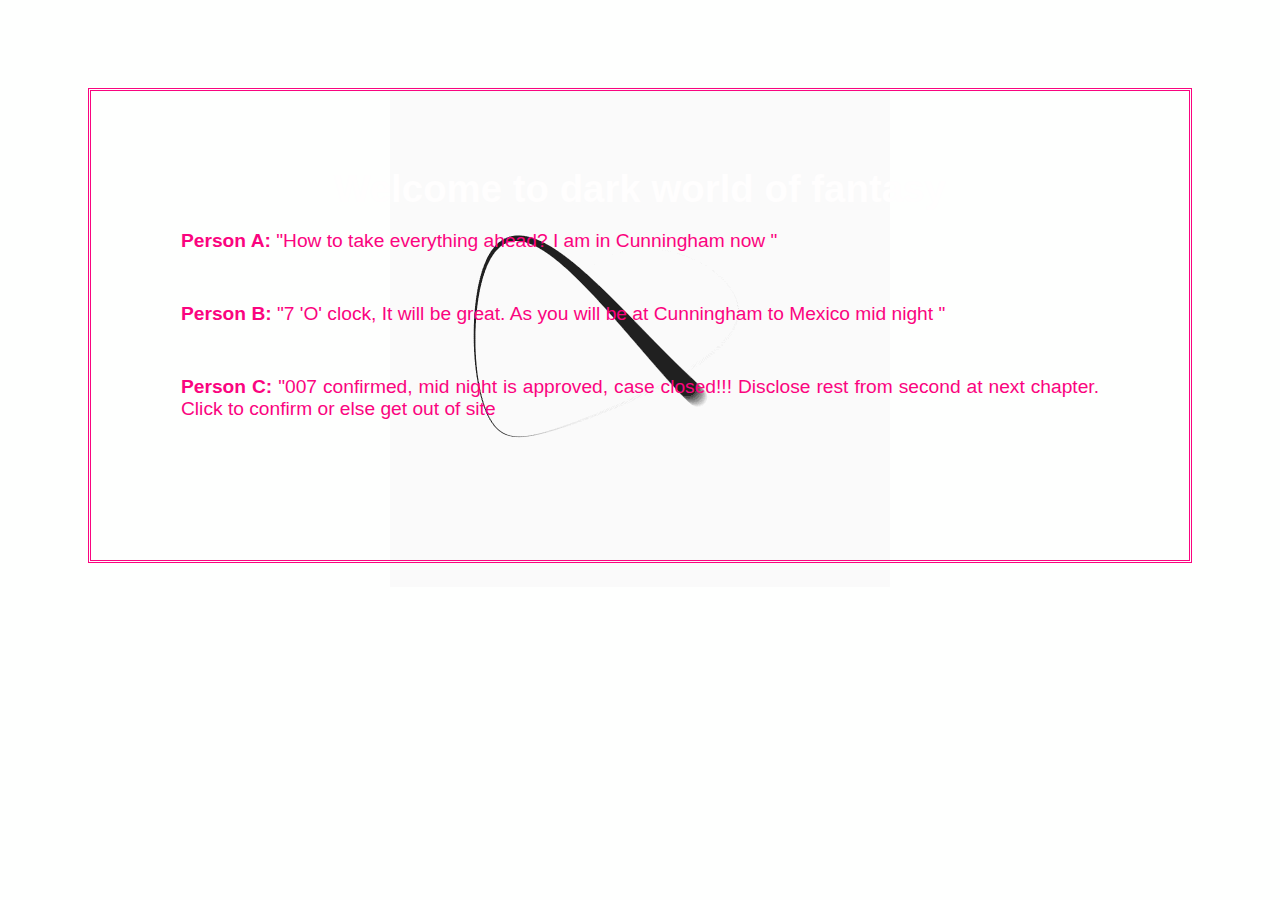
<file: index.html>
<!DOCTYPE html>
<html lang="en">

<head>
    <meta charset="UTF-8">
    <meta name="viewport" content="width=device-width, initial-scale=1.0">
    <link rel="stylesheet" href="style.css">


    </div>

    <title>AUTOMATIC AUDIO BOX</title>
   <audio controls autoplay unmuted loop hidden>
        <source src= "x-files.mp3" type = "audio/mp3" />Your browser does not support the audio element.</audio>
    <!--https://www.tutorialspoint.com/html/html_audio_element.htm
    ---
    https://developer.mozilla.org/en-US/docs/Web/Media/Autoplay_guide -->

</head>
<!--https://www.w3schools.com/tags/tryit.asp?filename=tryhtml5_av_met_load-->

<body background="twin.gif">

    <a href="image.html">

        <div class="one ">
            <h1>Welcome to dark world of fantasy</h1>
            <!--     <img class="img1 " src="giphy1.gif " alt="Not Available ">
             https://www.shiksha.com/online-courses/articles/how-to-add-background-image-in-html/-->
            <p><b>Person A: </b>"How to take everything ahead? I am in Cunningham now "</p><br>
            <p><b>Person B: </b>"7 'O' clock, It will be great. As you will be at Cunningham to Mexico mid night "</p><br>
            <p><b>Person C: </b>"007 confirmed, mid night is approved, case closed!!! Disclose rest from second at next chapter. Click to confirm or else get out of site</p>
        </div>
        <div class="overlay ">

        </div>

    </a>
</body>

<!--https://www.geeksforgeeks.org/how-to-make-the-background-of-a-div-clickable-in-html/
https://www.w3schools.com/howto/tryit.asp?filename=tryhow_css_image_overlay_fade-->

</html>
</file>
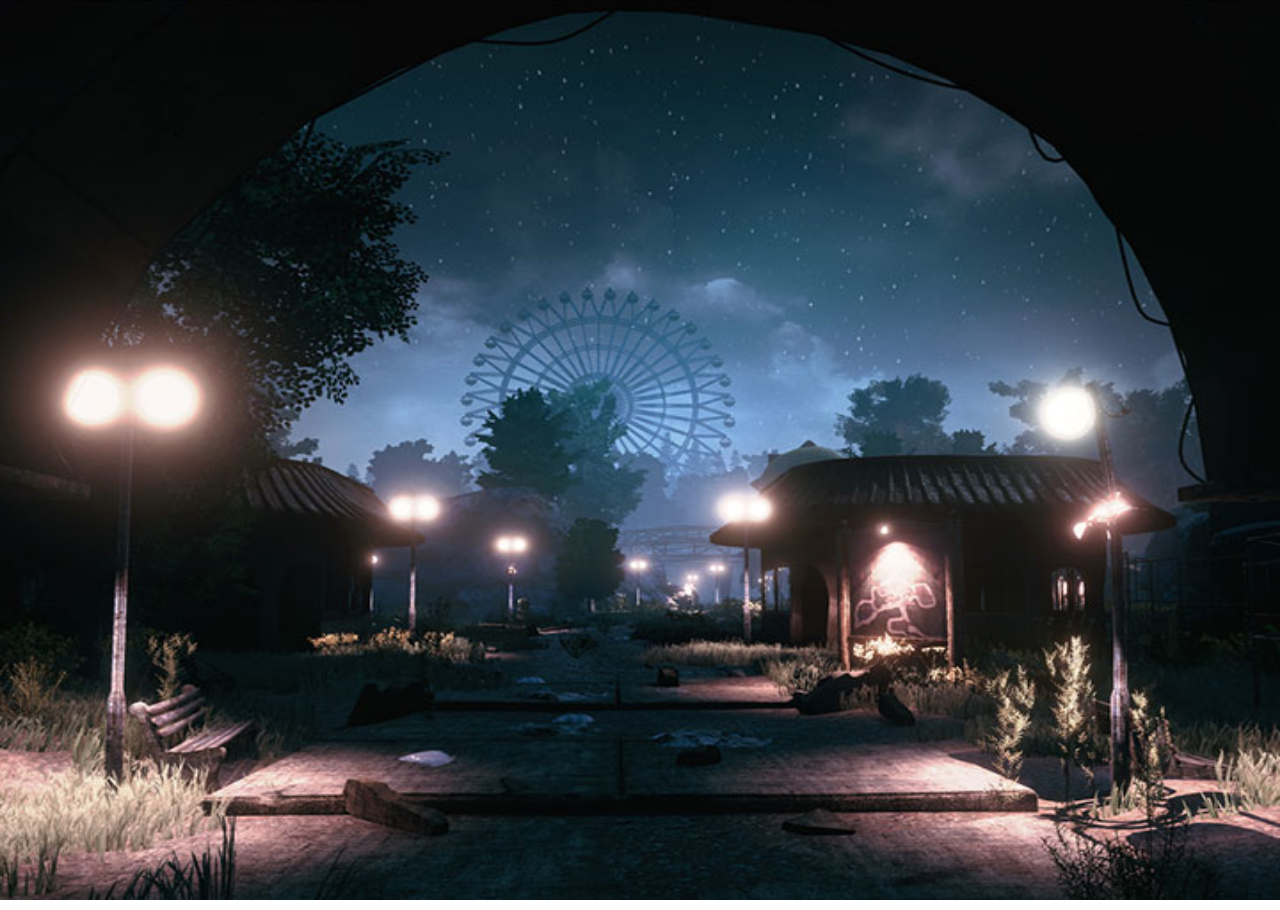
<file: image.html>
<!DOCTYPE html>
<html lang="en">

<head>
    <meta charset="UTF-8">
    <meta name="viewport" content="width=device-width, initial-scale=1.0">
    <title>AUTOMATIC AUDIO BOX</title>
    <link rel="stylesheet" href="style.css">

    <audio controls autoplay unmuted loop hidden>
            <source src= "11image.mp3" type = "audio/mp3" />Your browser does not support the audio element.</audio>

</head>

<body class="imagebody1">

    <a href="xyz.html" class="fullscreen-link">
        <img src="horror.png" alt="Horror Image">
    </a>

</body>

</html>
</file>
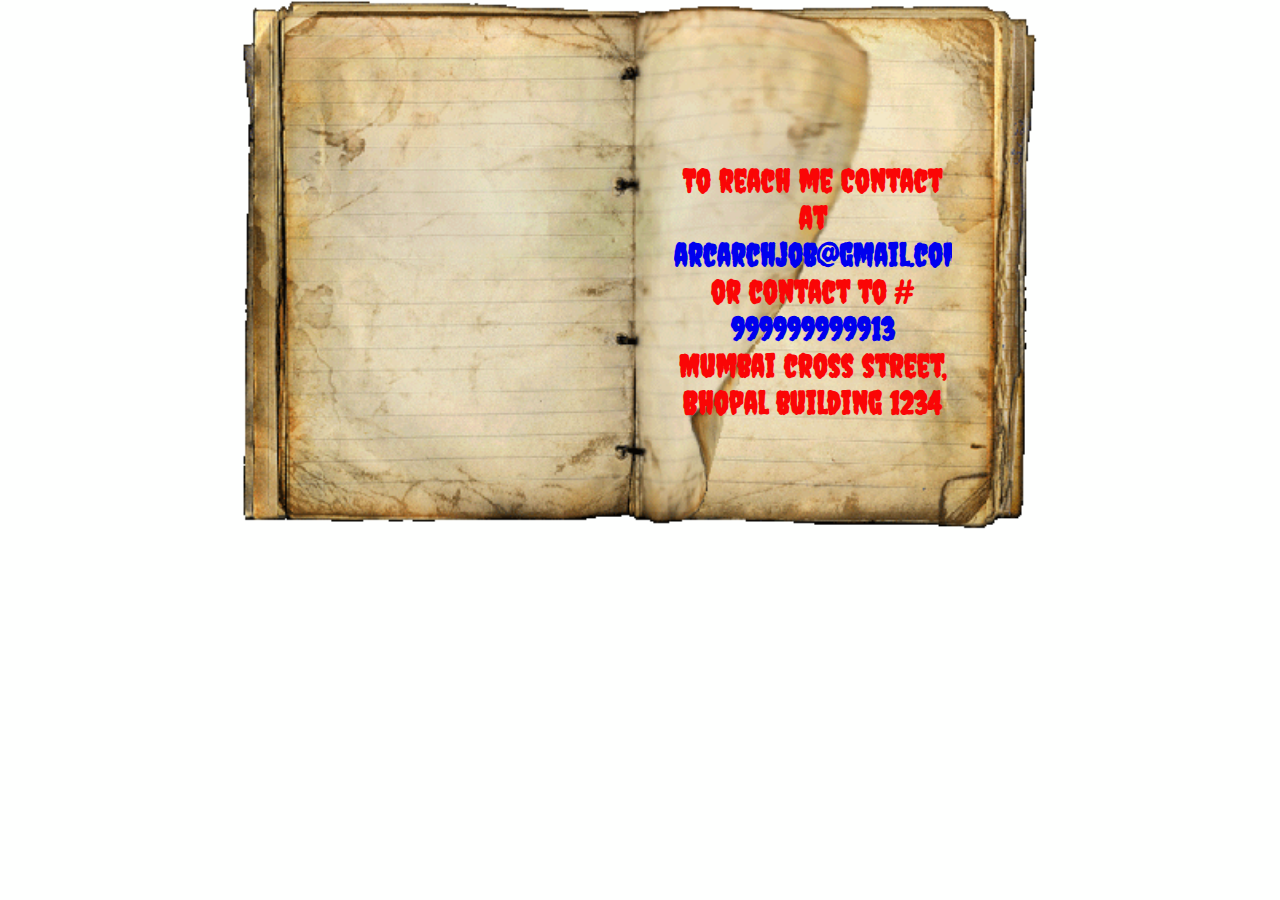
<file: xyz.html>
<!DOCTYPE html>
<html lang="en">

<head>
    <meta charset="UTF-8">
    <meta name="viewport" content="width=device-width, initial-scale=1.0">
    <link rel="stylesheet" href="style.css">
    <link rel="preconnect" href="https://fonts.googleapis.com">
    <link rel="preconnect" href="https://fonts.gstatic.com" crossorigin>
    <link href="https://fonts.googleapis.com/css2?family=Creepster&display=swap" rel="stylesheet">
    <style>
        @import url('https://fonts.googleapis.com/css2?family=Creepster&display=swap');
    </style>
     <title>Document</title>
    <audio controls autoplay unmuted loop hidden>
        <source src= "11xyz.mp3" type = "audio/mp3" />Your browser does not support the audio element.</audio> 
</head>

<body class="text-body">
    <link rel="stylesheet" href="style.css">
    <div class="xyz">
        <h2>To reach me Contact at <a href="mailto: arcarchjob@gmail.com">arcarchjob@gmail.com </a> or contact to # <a href="tel:+999999999913">999999999913</a> <br>Mumbai cross street, Bhopal building 1234</h2>
    </div>
</body>

</html>
</file>
<file: style.css>
* {
    width: auto;
    height: auto;
    /*margin-left: 5px;
    margin-right: 5px;*/
    margin-bottom: 10px;
    /*    margin-left: 30px;*/
    overflow: hidden;
    padding: 0px;
}

body {
    /*  height: 50vh;
   outline: 2px solid black;*/
    text-align: justify;
    font-family: 'Gill Sans', 'Gill Sans MT', Calibri, 'Trebuchet MS', sans-serif;
    font-size: larger;
    font-style: normal;
    background-color: rgb(254, 255, 254);
    padding-top: 80px;
    padding-bottom: 80px;
    padding-left: 80px;
    padding-right: 80px;
    background-position: center;
    background-repeat: no-repeat;
}

.one {
    color: rgb(250, 4, 127);
    padding-top: 50px;
    padding-bottom: 130px;
    padding-left: 90px;
    padding-right: 90px;
    display: block;
    border-style: double;
    align-items: center;
}

.one:hover {
    background-image: url(dark.gif);
    background-repeat: no-repeat;
    color: rgb(3, 3, 3);
    background-color: black;
    /* padding-bottom: -80%; */
    /* padding-left: 50px; */
    align-items: center;
    padding-right: 0px;
    padding-left: 0px;
    margin-left: 25px;
    margin-right: 25px;
    /* margin-top: 40px; */
    background-position: bottom-center;
}

h1 {
    color: rgb(255, 254, 254);
    text-align: center;
    padding-left: 0;
}

a {
    text-decoration: none;
}

.overlay {
    opacity: 0%;
    transition: .5s ease;
    background-image: url(horror.png);
}

.one:hover .overlay {
    opacity: 1;
}


/*.imagebody1 {
    display: block;
    margin: 0;
    padding: 0;
    width: 100%;
    height: 100%;
    object-fit: cover;
    overflow: hidden; scroll bar???????
}*/

body.imagebody1 {
    margin: 0;
    padding: 0;
    width: 100vw;
    height: 100vh;
}

fullscreen-link {
    margin: 0;
    padding: 0;
    width: 100%;
    height: 100%;
    /*   object-fit: cover;
      overflow: hidden;*/
}

.fullscreen-link img {
    display: block;
    width: 100%;
    height: 100%;
    object-fit: inherit;
}


/* Ensures the image covers the entire area */

.text-body {
    text-decoration: none;
    align-self: center;
    font-size: 21px;
    /* font-style: inherit;
    /* font-family: 'Denk One', sans-serif; */
    /* font-display: initial; */
    color: rgb(250, 6, 6);
    font-family: "Creepster", system-ui;
    font-weight: 50;
    font-style: normal;
    text-align: center;
    padding-left: 52%;
    padding-right: 25%;
    padding-top: 10%;
    background-image: url(old-book1.gif);
    background-size: contain;
}


/* .creepster-regular {
    font-family: "Creepster", system-ui;
    font-weight: 400;
    font-style: normal;
} */
</file>
